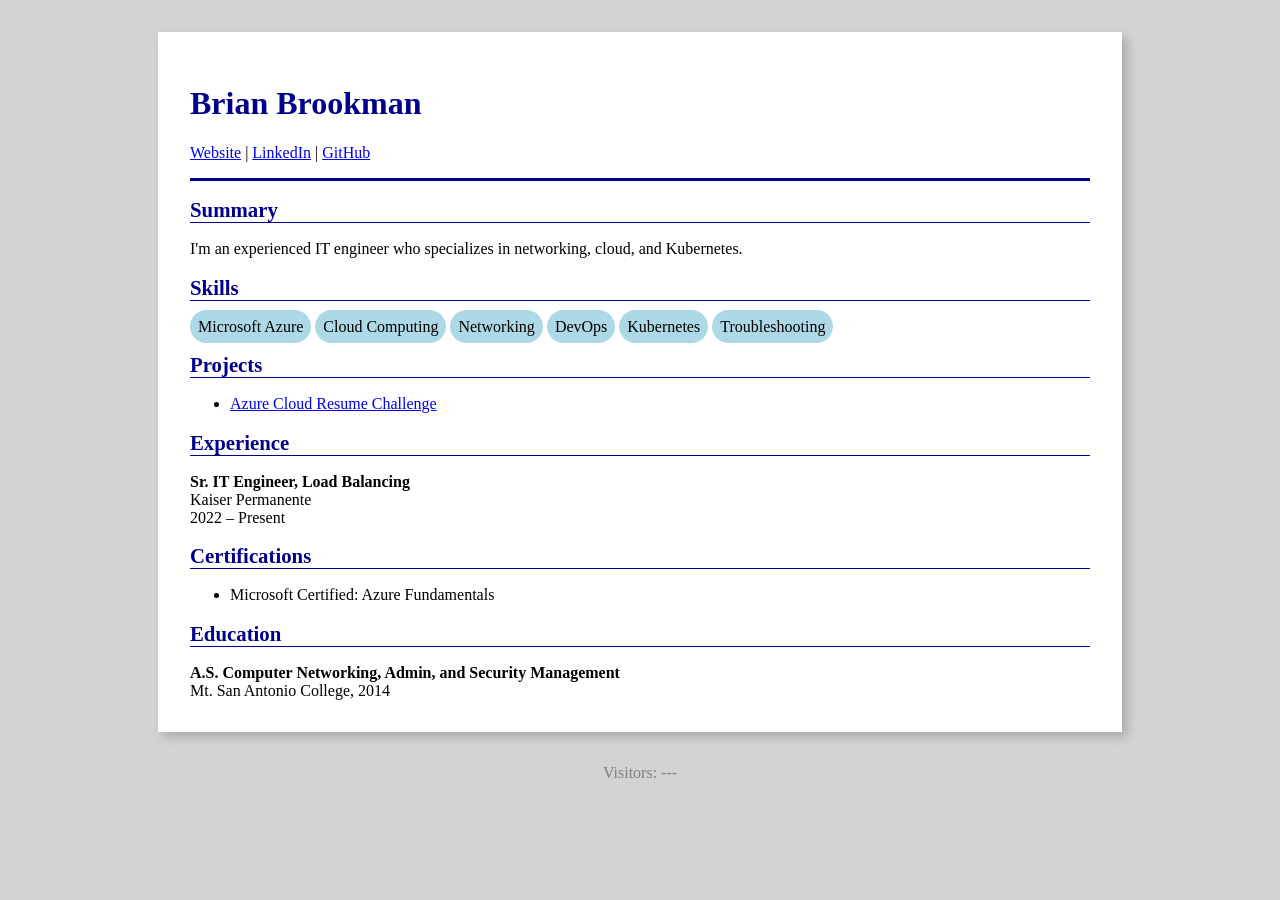
<file: static-site/index.html>
<!DOCTYPE html>
<html lang="en">
<head>
    <title>Resume - Brian Brookman</title>
    <meta charset="UTF-8">
    <meta name="viewport" content="width=device-width, initial-scale=1.0">
    <link rel="icon" href="/favicon.svg" type="image/svg+xml">
</head>
<body style="background-color: lightgrey;">
    <div style="background-color: white; color: black; max-width: 900px; margin: 2em auto; padding: 2em; box-shadow: 5px 5px 10px rgba(0,0,0,0.2);">

        <!-- Header -->
        <header>
            <h1 style="font-size: 2em; color: darkblue;">Brian Brookman</h1>
            <ul style="list-style: none; border-bottom: 3px solid darkblue; padding-bottom: 1em; padding-left: 0px;">
                <li style="display: inline;"><a href="https://www.bcbrookman.com/">Website</a></li><span> | </span>
                <li style="display: inline;"><a href="https://linkedin.com/in/bcbrookman">LinkedIn</a></li><span> | </span>
                <li style="display: inline;"><a href="https://github.com/bcbrookman">GitHub</a></li>
            </ul>
        </header>

        <!-- Summary -->
        <section>
            <h2 style="font-size: 1.3em; color: darkblue; border-bottom: 1px solid darkblue;">Summary</h2>
            <p>I'm an experienced IT engineer who specializes in networking, cloud, and Kubernetes.</p>
        </section>

        <!-- Skills -->
        <section>
            <h2 style="font-size: 1.3em; color: darkblue; border-bottom: 1px solid darkblue;">Skills</h2>
            <ul style="list-style: none; padding-left: 0px;">
                <li style="display: inline; background-color: lightblue; border-radius: 20px; padding: 0.5em;">Microsoft Azure</li>
                <li style="display: inline; background-color: lightblue; border-radius: 20px; padding: 0.5em;">Cloud Computing</li>
                <li style="display: inline; background-color: lightblue; border-radius: 20px; padding: 0.5em;">Networking</li>
                <li style="display: inline; background-color: lightblue; border-radius: 20px; padding: 0.5em;">DevOps</li>
                <li style="display: inline; background-color: lightblue; border-radius: 20px; padding: 0.5em;">Kubernetes</li>
                <li style="display: inline; background-color: lightblue; border-radius: 20px; padding: 0.5em;">Troubleshooting</li>
            </ul>
        </section>

        <!-- Projects -->
        <section>
            <h2 style="font-size: 1.3em; color: darkblue; border-bottom: 1px solid darkblue;">Projects</h2>
            <ul>
                <li><a href="https://www.bcbrookman.com/">Azure Cloud Resume Challenge</a></li>
            </ul>
        </section>

        <!-- Experience -->
        <section>
            <h2 style="font-size: 1.3em; color: darkblue; color: darkblue; border-bottom: 1px solid darkblue;">Experience</h2>
            <div>
                <div>
                    <div>
                        <div><strong>Sr. IT Engineer, Load Balancing</strong></div>
                        <div>Kaiser Permanente</div>
                    </div>
                    <div>2022 – Present</div>
                </div>
            </div>
        </section>

        <!-- Certifications -->
        <section>
            <h2 style="font-size: 1.3em; color: darkblue; color: darkblue; border-bottom: 1px solid darkblue;">Certifications</h2>
            <ul>
                <li>Microsoft Certified: Azure Fundamentals</li>
            </ul>
        </section>

        <!-- Education -->
        <section>
            <h2 style="font-size: 1.3em; color: darkblue; color: darkblue; border-bottom: 1px solid darkblue;">Education</h2>
            <div>
                <div><strong>A.S. Computer Networking, Admin, and Security Management</strong></div>
                <div>Mt. San Antonio College, 2014</div>
            </div>
        </section>
    </div>

    <script>
    async function update_visitor_counter(method='GET'){
        try{
            const response = await fetch('https://api.resume.bcbrookman.com/api/visitors',{ method: method });
            const data = await response.json();
            document.getElementById('visitor-count').textContent = data['visitors'];
        }
        catch(error){
            console.error(error);
        }
    }
    document.addEventListener("DOMContentLoaded", (event) => {
        update_visitor_counter('POST');
    });
    </script>

    <footer style="text-align: center; margin-top: 2em; color: grey;">
        Visitors: <span id="visitor-count">---</span>
    </footer>
</body>
</html>
</file>
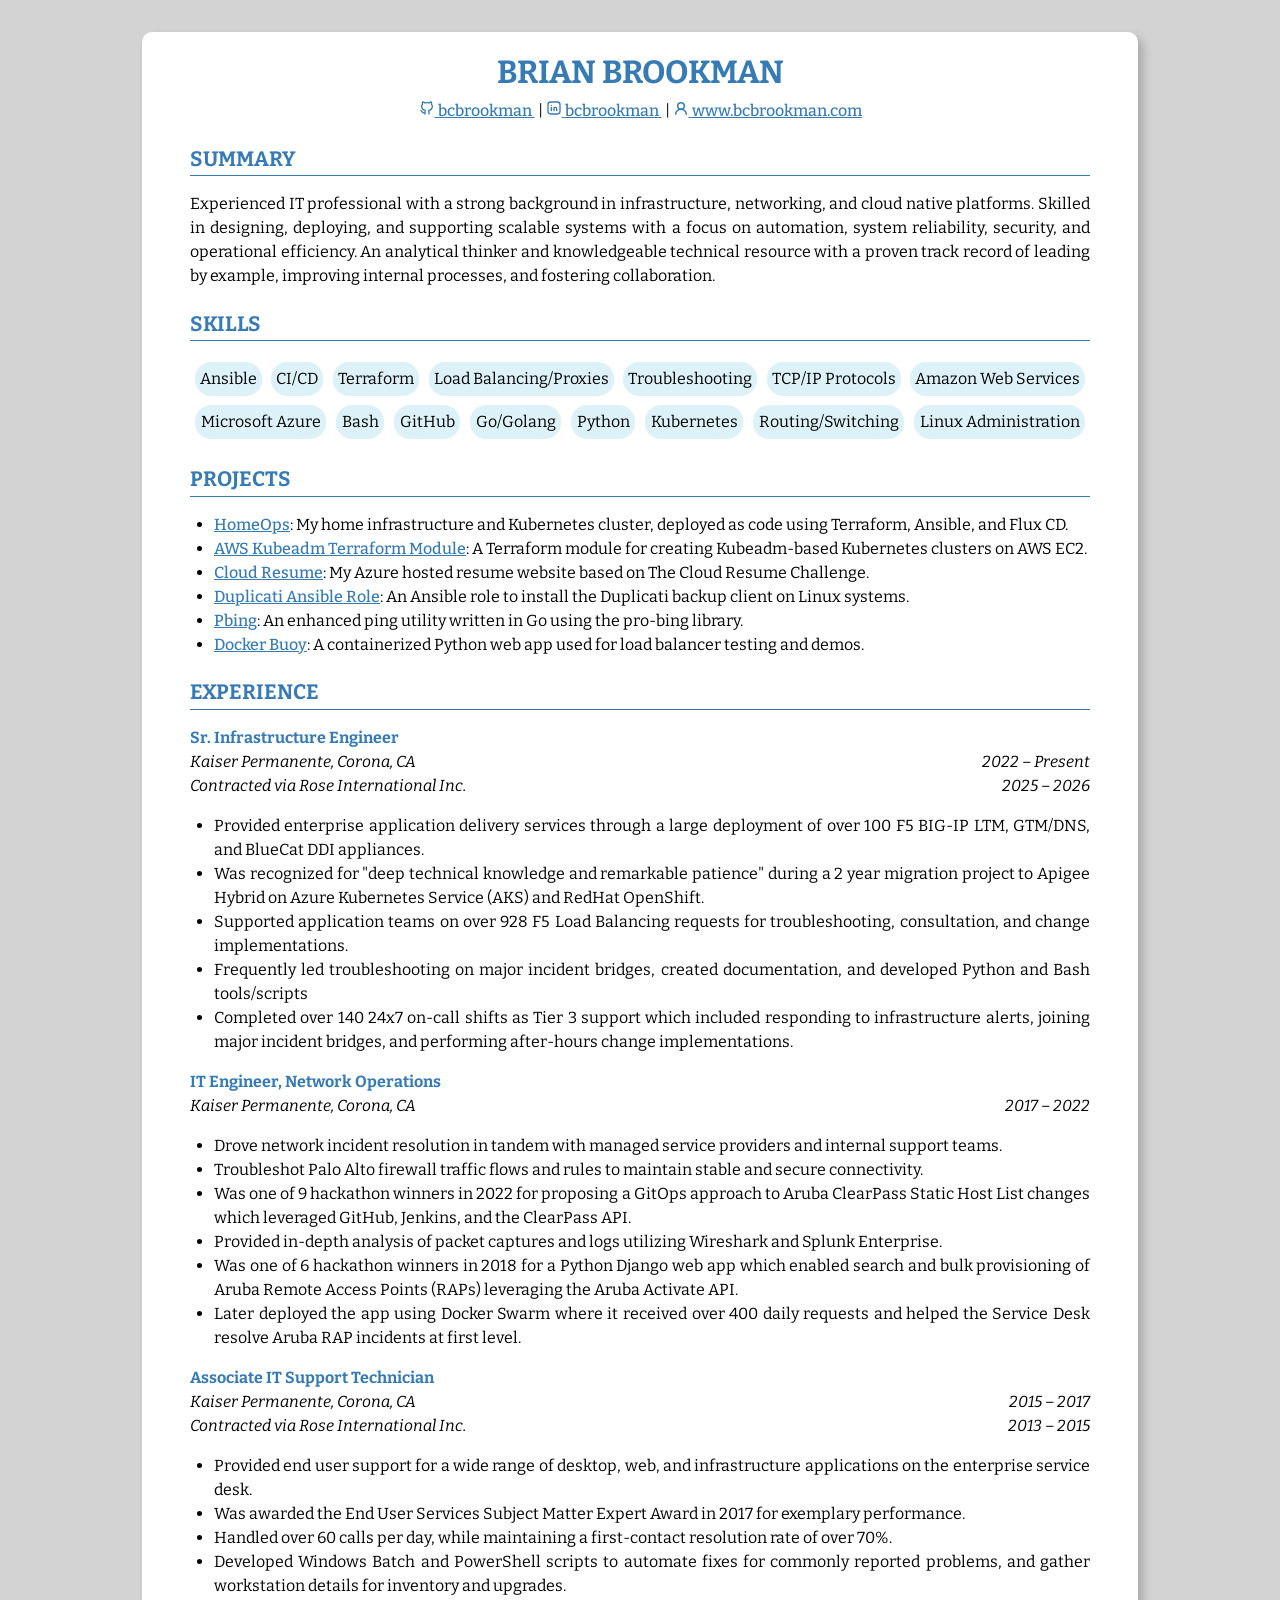
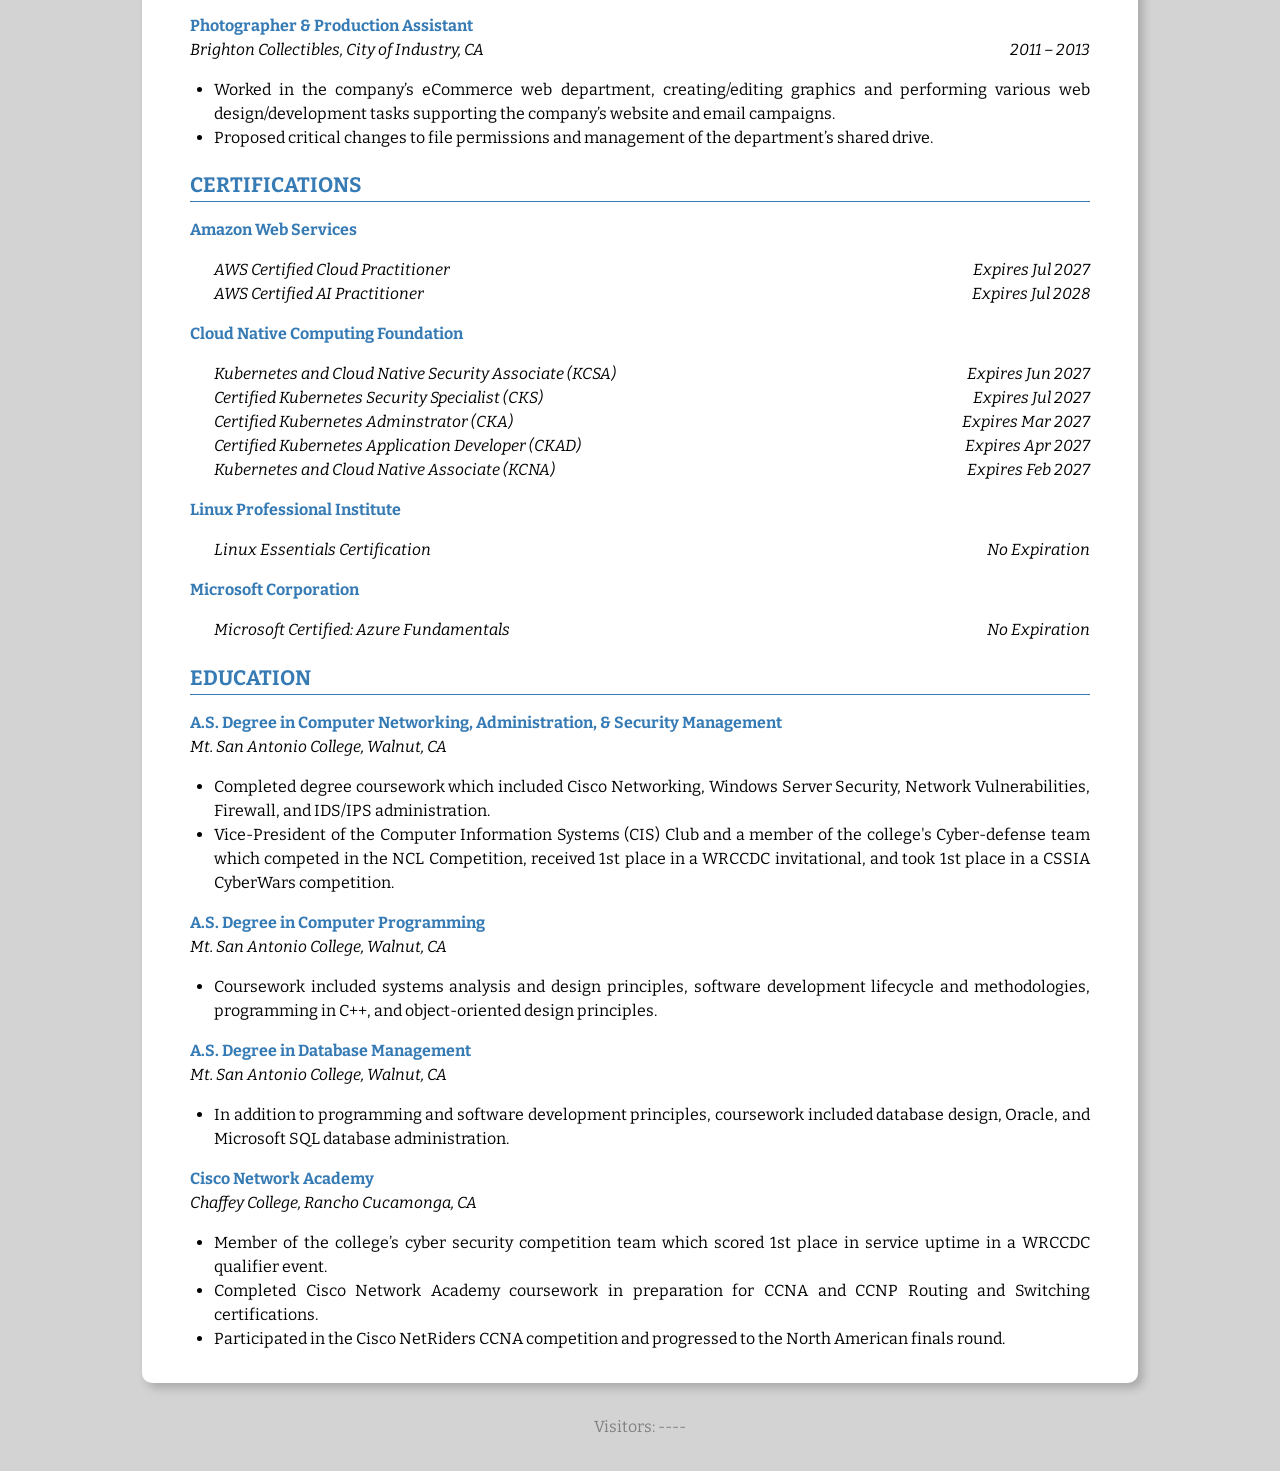
<file: app/frontend/index.html>
<!DOCTYPE html>
<html lang="en">
<head>
    <title>Resume - Brian Brookman</title>
    <meta charset="UTF-8">
    <meta name="viewport" content="width=device-width, initial-scale=1.0">
    <link rel="stylesheet" href="styles.css">
    <link rel="icon" href="favicon.svg" type="image/svg+xml">
    <link rel="preconnect" href="https://fonts.googleapis.com">
    <link rel="preconnect" href="https://fonts.gstatic.com" crossorigin>
    <link href="https://fonts.googleapis.com/css2?family=Bitter:ital,wght@0,100..900;1,100..900&display=swap" rel="stylesheet">
</head>
<body>
    <div id="resume-container">
        <header>
            <h1>Brian Brookman</h1>
            <ul>
                <li><a href="https://github.com/bcbrookman" target="_blank" rel="noopener noreferrer">
                    <svg xmlns="http://www.w3.org/2000/svg" xmlns:xlink="http://www.w3.org/1999/xlink" aria-hidden="true" role="img" class="iconify iconify--tabler" width="1em" height="1em" preserveAspectRatio="xMidYMid meet" viewBox="0 0 24 24" data-icon="tabler:brand-github"><path fill="none" stroke="currentColor" stroke-linecap="round" stroke-linejoin="round" stroke-width="2" d="M9 19c-4.3 1.4-4.3-2.5-6-3m12 5v-3.5c0-1 .1-1.4-.5-2c2.8-.3 5.5-1.4 5.5-6a4.6 4.6 0 0 0-1.3-3.2a4.2 4.2 0 0 0-.1-3.2s-1.1-.3-3.5 1.3a12.3 12.3 0 0 0-6.2 0C6.5 2.8 5.4 3.1 5.4 3.1a4.2 4.2 0 0 0-.1 3.2A4.6 4.6 0 0 0 4 9.5c0 4.6 2.7 5.7 5.5 6c-.6.6-.6 1.2-.5 2V21"></path></svg>
                    <ins>bcbrookman</ins>
                </a></li>
                <li><a href="https://www.linkedin.com/in/bcbrookman/" target="_blank" rel="noopener noreferrer">
                    <svg xmlns="http://www.w3.org/2000/svg" xmlns:xlink="http://www.w3.org/1999/xlink" aria-hidden="true" role="img" class="iconify iconify--tabler" width="1em" height="1em" preserveAspectRatio="xMidYMid meet" viewBox="0 0 24 24" data-icon="tabler:brand-linkedin"><g fill="none" stroke="currentColor" stroke-linecap="round" stroke-linejoin="round" stroke-width="2"><path d="M8 11v5m0-8v.01M12 16v-5m4 5v-3a2 2 0 1 0-4 0"></path><path d="M3 7a4 4 0 0 1 4-4h10a4 4 0 0 1 4 4v10a4 4 0 0 1-4 4H7a4 4 0 0 1-4-4z"></path></g></svg>
                    <ins>bcbrookman</ins>
                </a></li>
                <li><a href="https://www.linkedin.com/in/bcbrookman/" target="_blank" rel="noopener noreferrer">
                    <svg xmlns="http://www.w3.org/2000/svg" xmlns:xlink="http://www.w3.org/1999/xlink" aria-hidden="true" role="img" class="iconify iconify--charm" width="1em" height="1em" preserveAspectRatio="xMidYMid meet" viewBox="0 0 16 16" data-icon="charm:person"><g fill="none" stroke="currentColor" stroke-linecap="round" stroke-linejoin="round" stroke-width="1.5"><circle cx="8" cy="6" r="3.25"></circle><path d="m2.75 14.25c0-2.5 2-5 5.25-5s5.25 2.5 5.25 5"></path></g></svg>
                    <ins>www.bcbrookman.com</ins>
                </a></li>
            </ul>
        </header>
        <section id="summary">
            <h2>Summary</h2>
            <p>Experienced IT professional with a strong background in infrastructure, networking, and cloud native platforms. Skilled in designing, deploying, and supporting scalable systems with a focus on automation, system reliability, security, and operational efficiency. An analytical thinker and knowledgeable technical resource with a proven track record of leading by example, improving internal processes, and fostering collaboration.</p>
        </section>
        <section id="skills">
            <h2>Skills</h2>
            <ul>
                <li>Ansible</li>
                <li>CI/CD</li>
                <li>Terraform</li>
                <li>Load Balancing/Proxies</li>
                <li>Troubleshooting</li>
                <li>TCP/IP Protocols</li>
                <li>Amazon Web Services</li>
                <li>Microsoft Azure</li>
                <li>Bash</li>
                <li>GitHub</li>
                <li>Go/Golang</li>
                <li>Python</li>
                <li>Kubernetes</li>
                <li>Routing/Switching</li>
                <li>Linux Administration</li>
            </ul>
        </section>
        <section id="projects">
            <h2>Projects</h2>
            <ul>
                <li><a href="https://github.com/bcbrookman/homeops">HomeOps</a>: My home infrastructure and Kubernetes cluster, deployed as code using Terraform, Ansible, and Flux CD.</li><li><a href="https://github.com/bcbrookman/terraform-aws-kubeadm-k8s">AWS Kubeadm Terraform Module</a>: A Terraform module for creating Kubeadm-based Kubernetes clusters on AWS EC2.</li><li><a href="https://github.com/bcbrookman/cloud-resume">Cloud Resume</a>: My Azure hosted resume website based on The Cloud Resume Challenge.</li><li><a href="https://github.com/bcbrookman/ansible-role-duplicati">Duplicati Ansible Role</a>: An Ansible role to install the Duplicati backup client on Linux systems.</li><li><a href="https://github.com/bcbrookman/pbing">Pbing</a>: An enhanced ping utility written in Go using the pro-bing library.</li><li><a href="https://github.com/bcbrookman/docker-buoy">Docker Buoy</a>: A containerized Python web app used for load balancer testing and demos.</li>
            </ul>
        </section>
        <section id="experience">
            <h2>Experience</h2>
            <h3>Sr. Infrastructure Engineer</h3>
            <span class="dated-line">
                <span>Kaiser Permanente, Corona, CA</span>
                <span>2022 – Present</span>
            </span>
            <span class="dated-line">
                <span>Contracted via Rose International Inc.</span>
                <span>2025 – 2026</span>
            </span>
            <ul>
                <li>Provided enterprise application delivery services through a large deployment of over 100 F5 BIG-IP LTM, GTM/DNS, and BlueCat DDI appliances.</li>
                <li>Was recognized for "deep technical knowledge and remarkable patience" during a 2 year migration project to Apigee Hybrid on Azure Kubernetes Service (AKS) and RedHat OpenShift.</li>
                <li>Supported application teams on over 928 F5 Load Balancing requests for troubleshooting, consultation, and change implementations.</li>
                <li>Frequently led troubleshooting on major incident bridges, created documentation, and developed Python and Bash tools/scripts</li>
                <li>Completed over 140 24x7 on-call shifts as Tier 3 support which included responding to infrastructure alerts, joining major incident bridges, and performing after-hours change implementations.</li>
            </ul>
            <h3>IT Engineer, Network Operations</h3>
            <span class="dated-line">
                <span>Kaiser Permanente, Corona, CA</span>
                <span>2017 – 2022</span>
            </span>
            <ul>
                <li>Drove network incident resolution in tandem with managed service providers and internal support teams.</li>
                <li>Troubleshot Palo Alto firewall traffic flows and rules to maintain stable and secure connectivity.</li>
                <li>Was one of 9 hackathon winners in 2022 for proposing a GitOps approach to Aruba ClearPass Static Host List changes which leveraged GitHub, Jenkins, and the ClearPass API.</li>
                <li>Provided in-depth analysis of packet captures and logs utilizing Wireshark and Splunk Enterprise.</li>
                <li>Was one of 6 hackathon winners in 2018 for a Python Django web app which enabled search and bulk provisioning of Aruba Remote Access Points (RAPs) leveraging the Aruba Activate API.</li>
                <li>Later deployed the app using Docker Swarm where it received over 400 daily requests and helped the Service Desk resolve Aruba RAP incidents at first level.</li>
            </ul>
            <h3>Associate IT Support Technician</h3>
            <span class="dated-line">
                <span>Kaiser Permanente, Corona, CA</span>
                <span>2015 – 2017</span>
            </span>
            <span class="dated-line">
                <span>Contracted via Rose International Inc.</span>
                <span>2013 – 2015</span>
            </span>
            <ul>
                <li>Provided end user support for a wide range of desktop, web, and infrastructure applications on the enterprise service desk.</li>
                <li>Was awarded the End User Services Subject Matter Expert Award in 2017 for exemplary performance.</li>
                <li>Handled over 60 calls per day, while maintaining a first-contact resolution rate of over 70%.</li>
                <li>Developed Windows Batch and PowerShell scripts to automate fixes for commonly reported problems, and gather workstation details for inventory and upgrades.</li>
            </ul>
            <h3>Photographer & Production Assistant</h3>
            <span class="dated-line">
                <span>Brighton Collectibles, City of Industry, CA</span>
                <span>2011 – 2013</span>
            </span>
            <ul>
                <li>Worked in the company’s eCommerce web department, creating/editing graphics and performing various web design/development tasks supporting the company’s website and email campaigns.</li>
                <li>Proposed critical changes to file permissions and management of the department’s shared drive.</li>
            </ul>
        </section>
        <section id="certifications">
            <h2>Certifications</h2>
            <h3>Amazon Web Services</h3>
            <ul>
                <li class="dated-line">
                    <span>AWS Certified Cloud Practitioner</span>
                    <span>Expires Jul 2027</span>
                </li><li class="dated-line">
                    <span>AWS Certified AI Practitioner</span>
                    <span>Expires Jul 2028</span>
                </li>
            </ul>
            <h3>Cloud Native Computing Foundation</h3>
            <ul>
                <li class="dated-line">
                    <span>Kubernetes and Cloud Native Security Associate (KCSA)</span>
                    <span>Expires Jun 2027</span>
                </li><li class="dated-line">
                    <span>Certified Kubernetes Security Specialist (CKS)</span>
                    <span>Expires Jul 2027</span>
                </li><li class="dated-line">
                    <span>Certified Kubernetes Adminstrator (CKA)</span>
                    <span>Expires Mar 2027</span>
                </li><li class="dated-line">
                    <span>Certified Kubernetes Application Developer (CKAD)</span>
                    <span>Expires Apr 2027</span>
                </li><li class="dated-line">
                    <span>Kubernetes and Cloud Native Associate (KCNA)</span>
                    <span>Expires Feb 2027</span>
                </li>
            </ul>
            <h3>Linux Professional Institute</h3>
            <ul>
                <li class="dated-line">
                    <span>Linux Essentials Certification</span>
                    <span>No Expiration</span>
                </li>
            </ul>
            <h3>Microsoft Corporation</h3>
            <ul>
                <li class="dated-line">
                    <span>Microsoft Certified: Azure Fundamentals</span>
                    <span>No Expiration</span>
                </li>
            </ul>
        </section>
        <section id="education">
            <h2>Education</h2>
            <h3>A.S. Degree in Computer Networking, Administration, & Security Management</h3>
            <span class="dated-line">Mt. San Antonio College, Walnut, CA</span>
            <ul>
                <li>Completed degree coursework which included Cisco Networking, Windows Server Security, Network Vulnerabilities, Firewall, and IDS/IPS administration.</li>
                <li>Vice-President of the Computer Information Systems (CIS) Club and a member of the college's Cyber-defense team which competed in the NCL Competition, received 1st place in a WRCCDC invitational, and took 1st place in a CSSIA CyberWars competition.</li>
            </ul>
            <h3>A.S. Degree in Computer Programming</h3>
            <span class="dated-line">Mt. San Antonio College, Walnut, CA</span>
            <ul>
                <li>Coursework included systems analysis and design principles, software development lifecycle and methodologies, programming in C++, and object-oriented design principles.</li>
            </ul>
            <h3>A.S. Degree in Database Management</h3>
            <span class="dated-line">Mt. San Antonio College, Walnut, CA</span>
            <ul>
                <li>In addition to programming and software development principles, coursework included database design, Oracle, and Microsoft SQL database administration.</li>
            </ul>
            <h3>Cisco Network Academy</h3>
            <span class="dated-line">Chaffey College, Rancho Cucamonga, CA</span>
            <ul>
                <li>Member of the college’s cyber security competition team which scored 1st place in service uptime in a WRCCDC qualifier event.</li>
                <li>Completed Cisco Network Academy coursework in preparation for CCNA and CCNP Routing and Switching certifications.</li>
                <li>Participated in the Cisco NetRiders CCNA competition and progressed to the North American finals round.</li>
            </ul>
        </section>
        </div>
    <script>
    async function update_visitor_counter(method='GET'){
        try{
            const response = await fetch('https://api.resume.bcbrookman.com/api/visitors',{ method: method });
            const data = await response.json();
            document.getElementById('visitor-count').textContent = data['visitors'];
        }
        catch(error){
            console.error(error);
        }
    }
    document.addEventListener("DOMContentLoaded", (event) => {
        update_visitor_counter('POST');
    });
    </script>
    <footer>
        Visitors: <span id="visitor-count">----</span>
    </footer>
</body>
</html>
</file>
<file: app/frontend/styles.css>
body {
  background-color: lightgrey;
  color: black;
  font-family: "Bitter", serif;
  font-optical-sizing: auto;
  font-style: normal;
  font-weight: 400;
  text-align: justify;
  line-height: 1.5;
}

a {
  color: #377BB5;
  font-weight: 500;
}

ul  {
  margin-left: 0;
  padding-left: 1.5em;
}

h1, h2, h3 {
  color: #377BB5;
  font-weight: bold;
  text-transform: uppercase;
  margin-top: 1em;
  margin-bottom: 0;
}

h1 {
  font-size: 2em;
  margin: 0;
}

h2 {
  font-size: 1.3em;
  border-bottom-style: solid;
  border-bottom-width: 1px;
}

h3 {
  font-size: 1em;
  text-transform: none;
}

#resume-container {
  background-color: white;
  max-width: 900px;
  margin: 2em auto;
  padding: 1em 1em;
  box-shadow: 5px 5px 10px rgba(0,0,0,0.2);
  border-radius: 10px;
}

header {
  text-align: center;
}

header h1 {
  text-align: center;
}

header ul {
  list-style: none;
  display: flex;
  justify-content: center;
  padding: 0;
  margin: 0.2em 0;
  font-size: 1.5em;
}

header ul li {
  margin: auto 0.5em;
}

header ul li ins {
  display: none;
}

#skills ul {
  display: inline-flex;
  flex-flow: row wrap;
  justify-content: center;
  padding: 0;
  margin-bottom: 0;
}

#skills ul li {
  flex-grow: 1;
  list-style: none;
  text-align: center;
  background-color: rgb(221, 242, 248);
  border-radius: 1em;
  padding: 0.3em;
  margin: 0.3em;
}

.dated-line {
  display: flex;
  flex-flow: row wrap;
  justify-content: space-between;
  font-style: italic;
}

footer {
  text-align: center;
  margin-bottom: 2em;
  color: grey;
}

@media screen and (width >= 600px) {
  #resume-container {
    padding: 1em 3em;
  }
  header ul {
    font-size: inherit;
  }
  header ul li {
    margin: auto 0;
  }
  header ul li ins {
    display: inline;
  }
  header ul li:not(:last-child)::after {
    content: "\0000a0|\0000a0";
  }
}

@media print {
  body {
    background-color: white;
    color: black;
  }
  #resume-container {
    box-shadow: none;
    border: none;
    margin: 0;
    padding: 0;
  }
}
</file>
